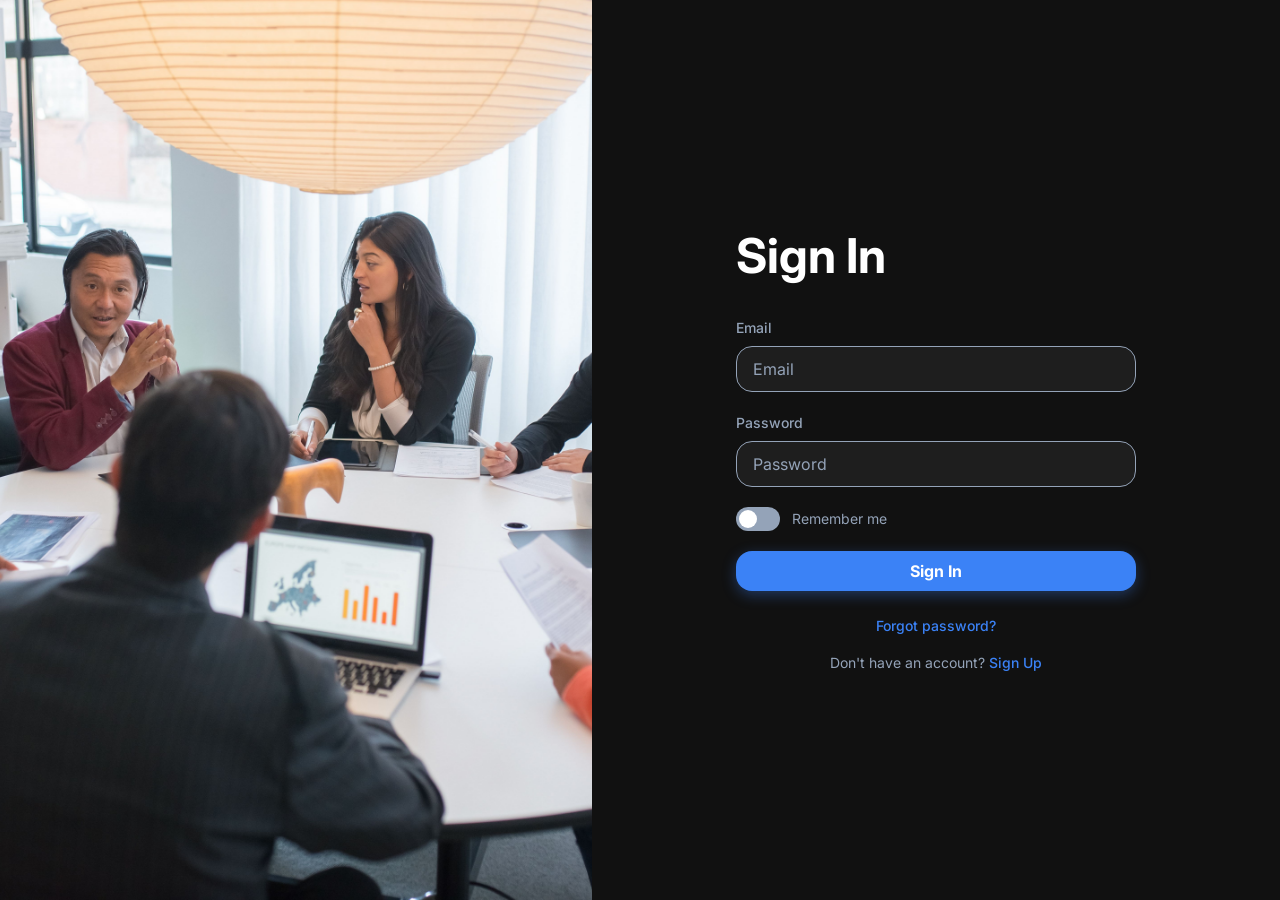
<file: signin.html>
<!DOCTYPE html>
<html lang="en">
<head>
  <meta charset="UTF-8">
  <meta name="viewport" content="width=device-width, initial-scale=1.0">
  <title>Sign In | DataSync Pro</title>
  <link rel="preconnect" href="https://fonts.googleapis.com">
  <link rel="preconnect" href="https://fonts.gstatic.com" crossorigin>
  <link href="https://fonts.googleapis.com/css2?family=Inter:wght@400;500;600;700&display=swap" rel="stylesheet">
  <link rel="stylesheet" href="assets/style/signinstyle.css">
</head>
<body>
  <header class="mobile-header">
    <button type="button" class="mobile-header-btn" aria-label="Open menu">
      <svg aria-hidden="true" width="22" height="22" viewBox="0 0 24 24" fill="none" stroke="currentColor" stroke-width="2">
        <line x1="3" y1="6" x2="21" y2="6"/><line x1="3" y1="12" x2="21" y2="12"/><line x1="3" y1="18" x2="21" y2="18"/>
      </svg>
    </button>
    <span class="mobile-header-logo">DataSync Pro</span>
    <button type="button" class="mobile-header-btn mobile-header-apps" aria-label="Applications">
      <svg aria-hidden="true" width="22" height="22" viewBox="0 0 24 24" fill="none" stroke="currentColor" stroke-width="2">
        <rect x="3" y="3" width="7" height="7" rx="1"/><rect x="14" y="3" width="7" height="7" rx="1"/>
        <rect x="3" y="14" width="7" height="7" rx="1"/><rect x="14" y="14" width="7" height="7" rx="1"/>
      </svg>
      <span class="mobile-header-badge" aria-hidden="true">!</span>
    </button>
  </header>

  <div class="signin-layout">

    <!-- Left: Featured Office Image -->
    <aside class="signin-banner" aria-label="Office workspace">
      <img src="assets/images/global_performance_summary.jpg" alt="Modern office workspace with professionals collaborating">
    </aside>

    <!-- Right: Sign In Form -->
    <main class="signin-main">
      <section class="signin-form-container">
        <h1 class="signin-title">Sign In</h1>

        <form class="signin-form" action="#" method="post">
          <div class="form-group">
            <label for="email" class="form-label">Email</label>
            <input
              type="email"
              id="email"
              name="email"
              class="form-input"
              placeholder="Email"
              required
            >
          </div>

          <div class="form-group">
            <label for="password" class="form-label">Password</label>
            <input
              type="password"
              id="password"
              name="password"
              class="form-input"
              placeholder="Password"
              required
            >
          </div>

          <div class="form-group form-group--inline">
            <input type="checkbox" id="remember" name="remember" class="toggle-checkbox">
            <label for="remember" class="toggle-label">Remember me</label>
          </div>

          <button type="submit" class="btn btn-primary btn-full">Sign In</button>
        </form>

        <nav class="signin-links" aria-label="Sign in navigation">
          <a href="#" class="link link-primary">Forgot password?</a>
          <p class="signin-redirect">
            Don't have an account?
            <a href="signup.html" class="link link-primary">Sign Up</a>
          </p>
        </nav>
      </section>
    </main>

  </div>
</body>
</html>
</file>
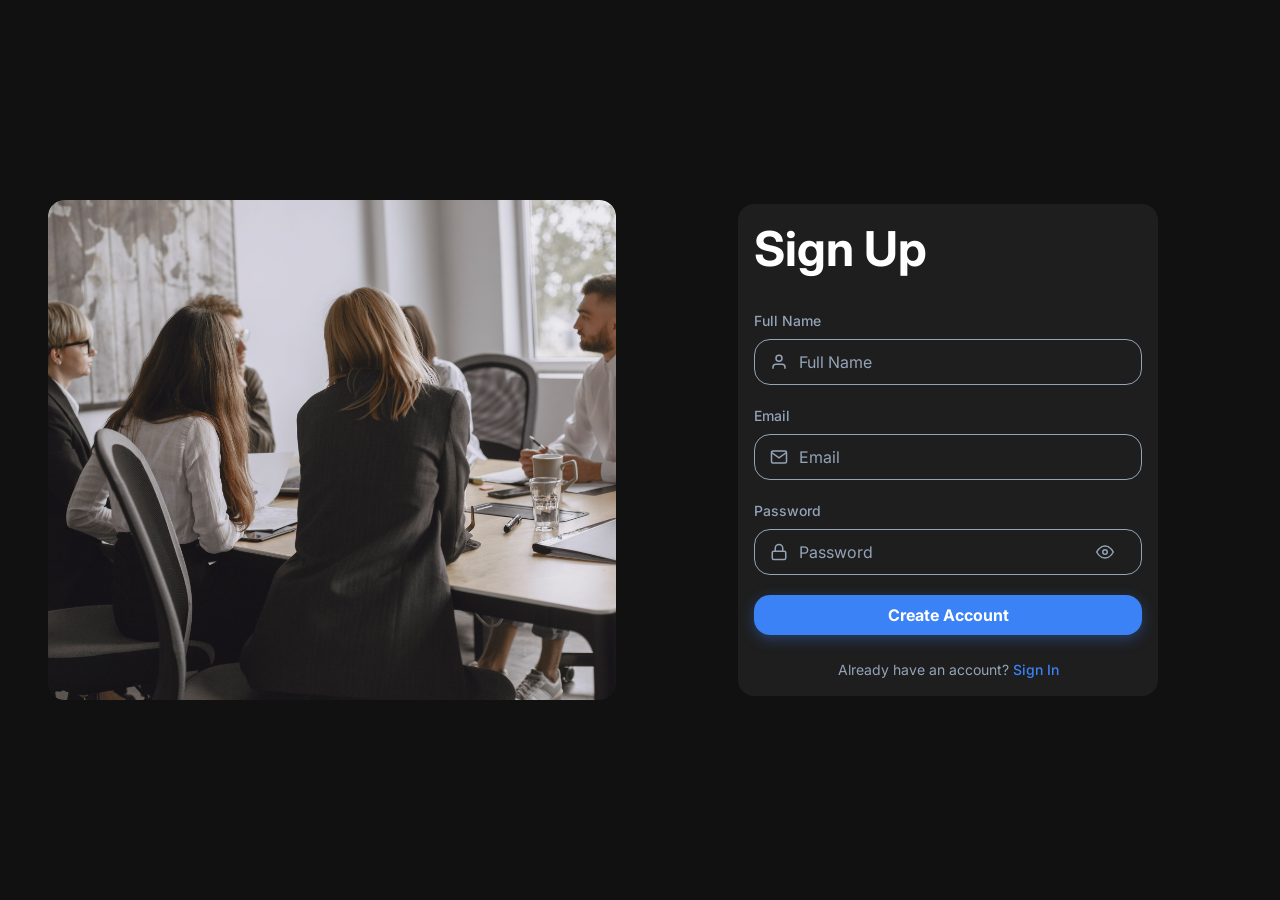
<file: signup.html>
<!DOCTYPE html>
<html lang="en">
<head>
  <meta charset="UTF-8">
  <meta name="viewport" content="width=device-width, initial-scale=1.0">
  <title>Sign Up | DataSync Pro</title>
  <link rel="preconnect" href="https://fonts.googleapis.com">
  <link rel="preconnect" href="https://fonts.gstatic.com" crossorigin>
  <link href="https://fonts.googleapis.com/css2?family=Inter:wght@400;500;600;700&display=swap" rel="stylesheet">
  <link rel="stylesheet" href="assets/style/signupstyle.css">
</head>
<body>
  <div class="signup-layout">

    <!-- Left: Collaboration Banner Image -->
    <aside class="signup-banner" aria-label="Team collaboration">
      <img src="assets/images/recent_referrals.jpg" alt="Team collaborating in a modern office">
    </aside>

    <!-- Right: Sign Up Form Card -->
    <main class="signup-main">
      <section class="signup-card">
        <h1 class="signup-title">Sign Up</h1>

        <form class="signup-form" action="#" method="post">
          <div class="form-group">
            <label for="full-name" class="form-label">Full Name</label>
            <div class="input-wrapper">
              <svg class="input-icon input-icon--left" aria-hidden="true" width="18" height="18" viewBox="0 0 24 24" fill="none" stroke="currentColor" stroke-width="2">
                <path d="M20 21v-2a4 4 0 0 0-4-4H8a4 4 0 0 0-4 4v2"/><circle cx="12" cy="7" r="4"/>
              </svg>
              <input
                type="text"
                id="full-name"
                name="full-name"
                class="form-input form-input--icon-left"
                placeholder="Full Name"
                required
              >
            </div>
          </div>

          <div class="form-group">
            <label for="email" class="form-label">Email</label>
            <div class="input-wrapper">
              <svg class="input-icon input-icon--left" aria-hidden="true" width="18" height="18" viewBox="0 0 24 24" fill="none" stroke="currentColor" stroke-width="2">
                <path d="M4 4h16c1.1 0 2 .9 2 2v12c0 1.1-.9 2-2 2H4c-1.1 0-2-.9-2-2V6c0-1.1.9-2 2-2z"/>
                <polyline points="22,6 12,13 2,6"/>
              </svg>
              <input
                type="email"
                id="email"
                name="email"
                class="form-input form-input--icon-left"
                placeholder="Email"
                required
              >
            </div>
          </div>

          <div class="form-group">
            <label for="password" class="form-label">Password</label>
            <div class="input-wrapper">
              <svg class="input-icon input-icon--left" aria-hidden="true" width="18" height="18" viewBox="0 0 24 24" fill="none" stroke="currentColor" stroke-width="2">
                <rect x="3" y="11" width="18" height="11" rx="2"/><path d="M7 11V7a5 5 0 0 1 10 0v4"/>
              </svg>
              <input
                type="password"
                id="password"
                name="password"
                class="form-input form-input--icon-left form-input--icon-right"
                placeholder="Password"
                required
              >
              <button type="button" class="input-icon-btn" aria-label="Toggle password visibility">
                <svg class="input-icon input-icon--right" aria-hidden="true" width="18" height="18" viewBox="0 0 24 24" fill="none" stroke="currentColor" stroke-width="2">
                  <path d="M1 12s4-8 11-8 11 8 11 8-4 8-11 8-11-8-11-8z"/><circle cx="12" cy="12" r="3"/>
                </svg>
              </button>
            </div>
          </div>

          <button type="submit" class="btn btn-primary btn-full">Create Account</button>
        </form>

        <p class="signup-redirect">
          Already have an account?
          <a href="signin.html" class="link link-primary">Sign In</a>
        </p>
      </section>
    </main>

  </div>
</body>
</html>
</file>
<file: assets/style/signinstyle.css>
@import url('base.css');

/* =============================================
   Sign In — Desktop Layout (50/50 Split)
   ============================================= */

.signin-layout {
  display: flex;
  min-height: 100vh;
}

.signin-banner {
  flex: 1;
  overflow: hidden;
}

.signin-banner img {
  width: 100%;
  height: 100%;
  object-fit: cover;
}

.signin-main {
  flex: 1;
  display: flex;
  align-items: center;
  justify-content: center;
  padding: 48px;
  background-color: var(--bg-main);
}

.signin-form-container {
  width: 100%;
  max-width: 400px;
  position: relative;
  z-index: 1;
}

.signin-title {
  font-size: var(--font-size-h1);
  font-weight: var(--font-weight-bold);
  margin-bottom: 32px;
}

.signin-form {
  display: flex;
  flex-direction: column;
  gap: 20px;
}

.signin-links {
  display: flex;
  flex-direction: column;
  align-items: center;
  gap: 16px;
  margin-top: 24px;
}

.signin-redirect {
  font-size: var(--font-size-caption);
  color: var(--text-muted);
  text-align: center;
}

/* Mobile header — hidden on desktop */
.mobile-header {
  display: none;
}

/* =============================================
   Mobile Responsiveness
   ============================================= */

@media (max-width: 768px) {
  .mobile-header {
    display: flex;
    align-items: center;
    justify-content: space-between;
    padding: 16px;
    background-color: var(--bg-card);
  }

  .mobile-header-btn {
    display: flex;
    align-items: center;
    justify-content: center;
    width: 40px;
    height: 40px;
    color: var(--text-main);
  }

  .mobile-header-logo {
    font-size: var(--font-size-body);
    font-weight: var(--font-weight-semibold);
    color: var(--color-primary);
  }

  .mobile-header-apps {
    position: relative;
  }

  .mobile-header-badge {
    position: absolute;
    top: 4px;
    right: 4px;
    display: flex;
    align-items: center;
    justify-content: center;
    width: 16px;
    height: 16px;
    background-color: var(--color-primary);
    border-radius: 50%;
    font-size: 10px;
    font-weight: var(--font-weight-bold);
    color: var(--text-main);
  }

  .signin-layout {
    flex-direction: column;
    min-height: auto;
  }

  .signin-banner {
    flex: none;
    height: 220px;
  }

  .signin-banner img {
    height: 220px;
  }

  .signin-main {
    flex: none;
    padding: 0 16px 32px;
    margin-top: -48px;
  }

  .signin-form-container {
    max-width: none;
    background-color: var(--bg-card);
    border-radius: var(--radius);
    padding: var(--card-padding);
  }

  .signin-title {
    font-size: var(--font-size-h3);
    margin-bottom: 24px;
  }
}
</file>
<file: assets/style/signupstyle.css>
@import url('base.css');

/* =============================================
   Sign Up — Desktop Layout (Side-by-Side)
   ============================================= */

.signup-layout {
  display: flex;
  align-items: center;
  gap: 48px;
  min-height: 100vh;
  padding: 48px;
}

.signup-banner {
  flex: 1;
  max-height: calc(100vh - 96px);
  overflow: hidden;
  border-radius: var(--radius);
}

.signup-banner img {
  width: 100%;
  height: 100%;
  min-height: 500px;
  object-fit: cover;
  border-radius: var(--radius);
}

.signup-main {
  flex: 1;
  display: flex;
  align-items: center;
  justify-content: center;
}

.signup-card {
  width: 100%;
  max-width: 420px;
}

.signup-title {
  font-size: var(--font-size-h1);
  font-weight: var(--font-weight-bold);
  margin-bottom: 32px;
}

.signup-form {
  display: flex;
  flex-direction: column;
  gap: 20px;
}

.signup-redirect {
  margin-top: 24px;
  font-size: var(--font-size-caption);
  color: var(--text-muted);
  text-align: center;
}

.input-wrapper {
  width: 100%;
}

/* =============================================
   Mobile Responsiveness
   ============================================= */

@media (max-width: 768px) {
  .signup-layout {
    flex-direction: column;
    gap: 24px;
    padding: 16px;
    min-height: auto;
  }

  .signup-banner {
    flex: none;
    width: 100%;
    max-height: none;
  }

  .signup-banner img {
    min-height: 200px;
    height: 220px;
  }

  .signup-main {
    width: 100%;
  }

  .signup-card {
    max-width: none;
  }

  .signup-title {
    font-size: var(--font-size-h3);
    margin-bottom: 24px;
  }
}
</file>
